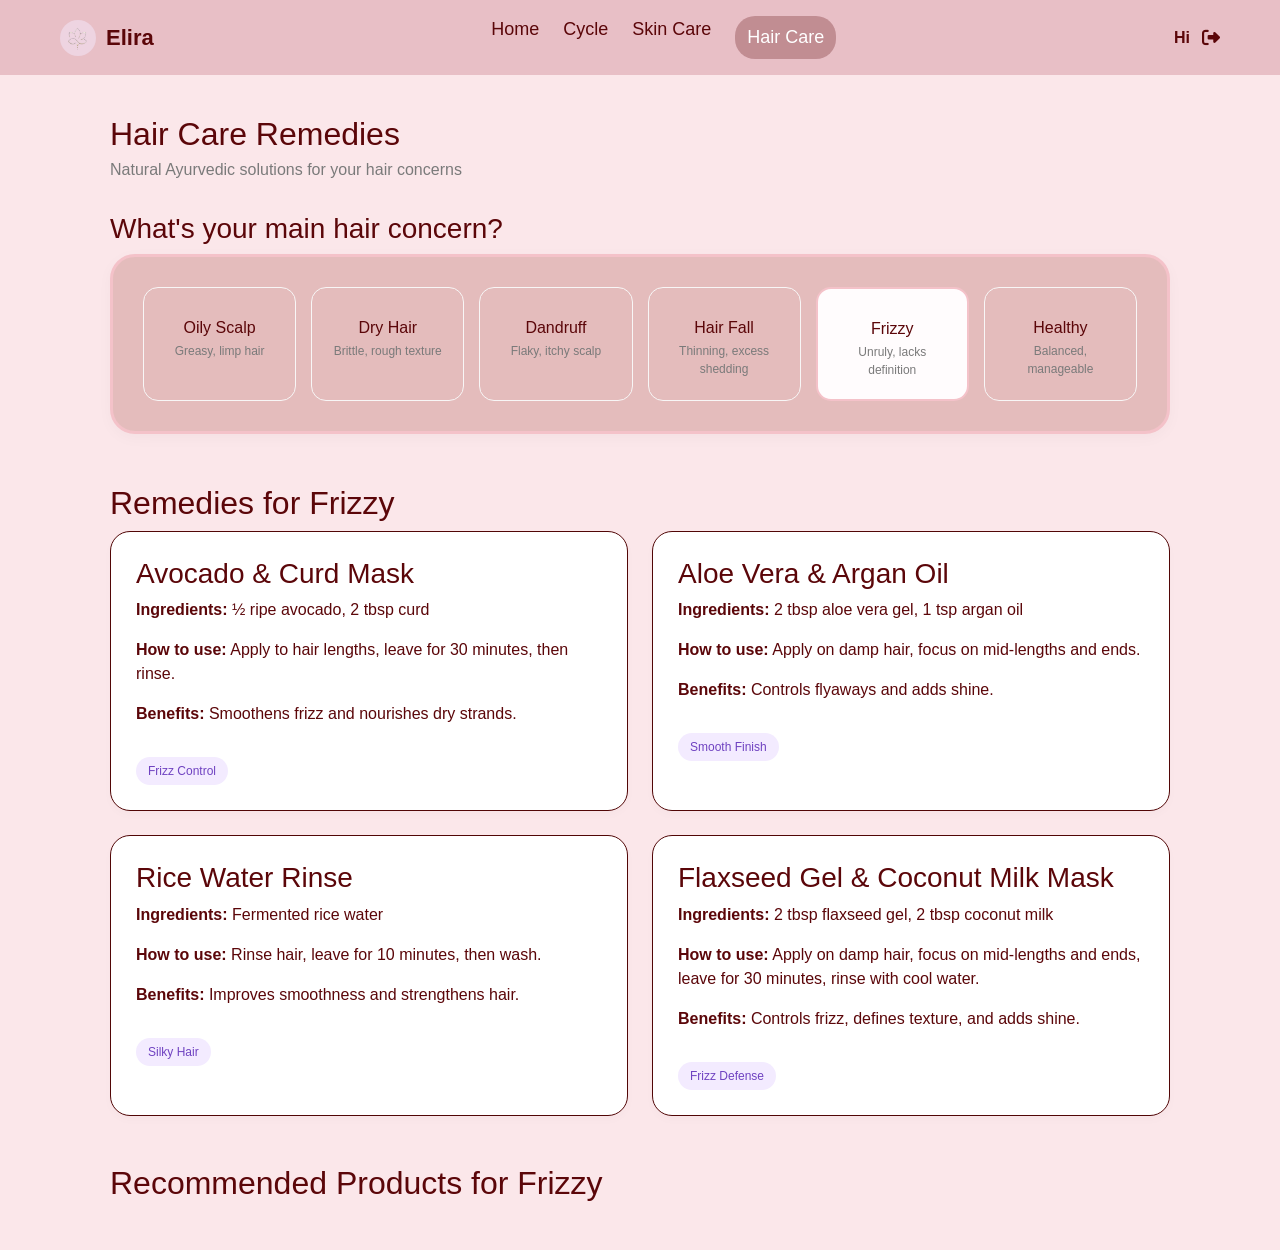
<file: personal care/haircare.html>
<!DOCTYPE html>
<html lang="en">
  <head>
    <meta charset="UTF-8" />
    <meta name="viewport" content="width=device-width, initial-scale=1.0" />
    <title>Hair Care </title>
    <link
      href="https://cdn.jsdelivr.net/npm/bootstrap@5.3.2/dist/css/bootstrap.min.css"
      rel="stylesheet"
    />
    <link rel="stylesheet" href="https://cdnjs.cloudflare.com/ajax/libs/font-awesome/6.4.0/css/all.min.css"/>
    <link rel="stylesheet" href="common.css"/>
   


    <style>
      :root {
        --primary-pink: #fdf2f4;
        --accent-pink: #f8d7da;
        --border-pink: #f4c2c9;
        --text-dark: #4a2c2a;
        --text-light: #7a7a7a;
        --white: #ffffff;
      }
      /* Main Content */
      .container {
        max-width: 1100px;
        margin: 40px auto;
        padding: 0 20px;
      }
      .hero h1 {
        font-size: 32px;
        margin-bottom: 5px;
      }
      .hero p {
        color: var(--text-light);
        margin-bottom: 30px;
      }

      /* Concern Cards */
      .concern-grid {
        display: grid;
        grid-template-columns: repeat(auto-fit, minmax(150px, 1fr));
        gap: 15px;
        background: rgb(228, 188, 188);
        padding: 30px;
        border-radius: 25px;
        box-shadow: 0 4px 15px rgba(0, 0, 0, 0.03);
        border: #f4c2c9 solid ;
      }

      .concern-card {
        border: 1px solid #f8f6f6;
        padding: 20px;
        border-radius: 15px;
        text-align: center;
        cursor: pointer;
        transition: all 0.3s ease;
      }

      .concern-card:hover {
        transform: translateY(-5px);
      }
      .concern-card.active {
        border: 2px solid var(--border-pink);
        background: #fffcfd;
      }

     
      .concern-card h4 {
        margin: 10px 0 5px;
        font-size: 16px;
      }
      .concern-card p {
        font-size: 12px;
        color: var(--text-light);
        margin: 0;
      }

      /* Recipe Section */
      .remedy-section {
        margin-top: 50px;
      }
      .recipe-grid {
       display: grid;
       grid-template-columns: repeat(2, 1fr); /* 2 items per row */
       gap: 24px;
}


      .product-grid {
       display: grid;
       grid-template-columns: repeat(2, 1fr); /* 2 items per row */
       gap: 24px;
      }


      .recipe-card {
        background: white;
        padding: 25px;
        border-radius: 20px;
        box-shadow: 0 4px 10px rgba(0, 0, 0, 0.02);
        position: relative;
        border: #510606 solid 0.3px;
      }

      .tag {
        display: inline-block;
        background: #f3ebff;
        color: #6f42c1;
        padding: 5px 12px;
        border-radius: 15px;
        font-size: 12px;
        margin-top: 15px;
      }
   


    </style>
  </head>
  <body>
   
<header class="navbar">
    <div class="logo">
        <img src="elira-logo1.jpg" alt="Elira Logo">
        <span>Elira</span>
    </div>

    <nav class="nav-links">
        <a href="home.html">Home</a>
        <a href="period.html">Cycle</a>
        <a href="skincare.html">Skin Care</a>
        <a href="haircare.html" id="selected">Hair Care</a>
    </nav>
     <div class="user-box">
  <span id="userName"><b>Hi</b></span>
  <i class="fa-solid fa-right-from-bracket logout-icon" onclick="logout()"></i>
</div>

<script src="commmon.js"></script>

</header>

    <main class="container">
      <section class="hero">
        <h1>Hair Care Remedies </h1>
        <p>Natural Ayurvedic solutions for your hair concerns</p>
      </section>

      <section class="concern-section">
        <h3>What's your main hair concern?</h3>
        <div class="concern-grid" id="concernGrid">
          <div class="concern-card" data-type="oily">
     
            <h4>Oily Scalp</h4>
            <p>Greasy, limp hair</p>
          </div>
          <div class="concern-card" data-type="dry">
            
            <h4>Dry Hair</h4>
            <p>Brittle, rough texture</p>
          </div>
          <div class="concern-card" data-type="dandruff">
          
            <h4>Dandruff</h4>
            <p>Flaky, itchy scalp</p>
          </div>
          <div class="concern-card" data-type="hairfall">
          
            <h4>Hair Fall</h4>
            <p>Thinning, excess shedding</p>
          </div>
          <div class="concern-card active" data-type="frizzy">
            <h4>Frizzy</h4>
            <p>Unruly, lacks definition</p>
          </div>
          <div class="concern-card" data-type="healthy">
            <h4>Healthy</h4>
            <p>Balanced, manageable</p>
          </div>
        </div>
      </section>

      <section class="remedy-section">
        <h2 id="remedyTitle">Remedies for Frizzy</h2>
        <div class="recipe-grid" id="recipeContainer"></div>
      </section>
      <section class="product-section mt-5">
        <h2 id="productTitle">Recommended Products for Frizzy</h2>
        <div class="product-grid" id="productContainer">
          <!-- Products will appear here dynamically -->
        </div>
      </section>
    </main>

    <script>
      const remedies = {
        oily: [
          {
            title: "Aloe Vera & Lemon Pack",
            ingredients: "2 tbsp aloe vera gel, 1 tsp lemon juice",
            howToUse:
              "Apply to scalp, leave for 20 minutes, then rinse with lukewarm water.",
            benefits:
              "Controls excess oil, unclogs pores, and refreshes the scalp.",
            tag: "Balances Sebum",
          },
          {
            title: "Multani Mitti Pack",
            ingredients: "2 tbsp multani mitti, rose water",
            howToUse:
              "Apply evenly on scalp, let it dry completely, then wash off.",
            benefits: "Absorbs excess oil and deeply cleanses the scalp.",
            tag: "Deep Cleanse",
          },
          {
            title: "Green Tea Rinse",
            ingredients: "Brewed green tea (cooled)",
            howToUse:
              "Use as a final rinse after shampooing. Do not rinse again.",
            benefits: "Reduces oiliness and helps control dandruff.",
            tag: "Oil Control",
          },

          {
            title: "Neem & Aloe Scalp Pack",
            ingredients: "2 tbsp aloe vera gel, 1 tbsp neem powder",
            howToUse: "Apply to scalp, leave for 20 minutes, rinse with lukewarm water.",
            benefits: "Controls excess oil and keeps scalp clean.",
            tag: "Oil Control"
}

        ],

        dry: [
          {
            title: "Coconut Oil & Honey Mask",
            ingredients: "2 tbsp coconut oil, 1 tbsp honey",
            howToUse:
              "Apply from mid-length to ends, leave for 30 minutes, then shampoo.",
            benefits: "Deeply moisturizes and restores natural shine.",
            tag: "Deep Moisture",
          },
          {
            title: "Banana & Milk Pack",
            ingredients: "1 ripe banana, 2 tbsp milk",
            howToUse:
              "Blend well, apply evenly, leave for 25 minutes, then rinse.",
            benefits: "Softens dry hair and reduces roughness.",
            tag: "Softening Care",
          },
          {
            title: "Egg Yolk & Olive Oil Mask",
            ingredients: "1 egg yolk, 1 tbsp olive oil",
            howToUse:
              "Apply to hair, leave for 20 minutes, wash with mild shampoo.",
            benefits: "Repairs dryness and strengthens hair strands.",
            tag: "Repair & Nourish",
          },

          {
            title: "Shea Butter & Coconut Oil Mask",
            ingredients: "1 tbsp shea butter, 2 tbsp coconut oil",
            howToUse: "Apply to hair lengths, leave for 40 minutes, then shampoo.",
            benefits: "Provides deep moisture and reduces dryness.",
           tag: "Deep Hydration"
}

        ],

        dandruff: [
          {
            title: "Curd & Lemon Pack",
            ingredients: "3 tbsp curd, 1 tsp lemon juice",
            howToUse:
              "Apply to scalp, leave for 30 minutes, then rinse and shampoo.",
            benefits: "Removes dandruff flakes and soothes itchiness.",
            tag: "Anti-Dandruff",
          },
          {
            title: "Neem Paste",
            ingredients: "Neem paste or neem powder mixed with water",
            howToUse: "Apply to scalp, leave for 20 minutes, then rinse.",
            benefits: "Prevents fungal infections and controls dandruff.",
            tag: "Scalp Detox",
          },
          {
            title: "Apple Cider Vinegar Rinse",
            ingredients: "1 tbsp ACV, 1 cup water",
            howToUse:
              "Rinse scalp after shampooing, leave for 1 minute, rinse lightly.",
            benefits: "Balances scalp pH and reduces dandruff.",
            tag: "pH Balance",
          },
          {
            title: "Tea Tree & Coconut Oil Treatment",
            ingredients: "2 tbsp coconut oil, 3–4 drops tea tree oil",
            howToUse: "Massage scalp, leave for 1 hour, then shampoo.",
            benefits: "Reduces dandruff and relieves itchiness.",
            tag: "Anti-Fungal"
}

        ],

        hairfall: [
          {
            title: "Onion Juice Treatment",
            ingredients: "Fresh onion juice",
            howToUse: "Apply to scalp, leave for 30 minutes, then shampoo.",
            benefits: "Boosts blood circulation and promotes hair growth.",
            tag: "Hair Growth",
          },
          {
            title: "Castor & Coconut Oil Massage",
            ingredients: "1 tbsp castor oil, 2 tbsp coconut oil",
            howToUse:
              "Massage gently, leave overnight or 1 hour before washing.",
            benefits: "Strengthens roots and reduces hair fall.",
            tag: "Root Strength",
          },
          {
            title: "Fenugreek (Methi) Pack",
            ingredients: "Soaked fenugreek seed paste",
            howToUse: "Apply to scalp, leave for 30 minutes, then wash.",
            benefits: "Reduces hair fall and improves hair texture.",
            tag: "Strength Boost",
          },

        {
            title: "Amla & Coconut Oil Massage",
            ingredients: "2 tbsp coconut oil, 1 tbsp amla powder",
            howToUse: "Massage into scalp, leave overnight or 1 hour before wash.",
            benefits: "Strengthens hair roots and reduces hair fall.",
            tag: "Growth Boost"
}

        ],

        frizzy: [
          {
            title: "Avocado & Curd Mask",
            ingredients: "½ ripe avocado, 2 tbsp curd",
            howToUse:
              "Apply to hair lengths, leave for 30 minutes, then rinse.",
            benefits: "Smoothens frizz and nourishes dry strands.",
            tag: "Frizz Control",
          },
          {
            title: "Aloe Vera & Argan Oil",
            ingredients: "2 tbsp aloe vera gel, 1 tsp argan oil",
            howToUse: "Apply on damp hair, focus on mid-lengths and ends.",
            benefits: "Controls flyaways and adds shine.",
            tag: "Smooth Finish",
          },
          {
            title: "Rice Water Rinse",
            ingredients: "Fermented rice water",
            howToUse: "Rinse hair, leave for 10 minutes, then wash.",
            benefits: "Improves smoothness and strengthens hair.",
            tag: "Silky Hair",
          },
          {
            title: "Flaxseed Gel & Coconut Milk Mask",
            ingredients: "2 tbsp flaxseed gel, 2 tbsp coconut milk",
            howToUse: "Apply on damp hair, focus on mid-lengths and ends, leave for 30 minutes, rinse with cool water.",
            benefits: "Controls frizz, defines texture, and adds shine.",
            tag: "Frizz Defense"
}

        ],

        healthy: [
          {
            title: "Egg & Curd Pack",
            ingredients: "1 egg, 2 tbsp curd",
            howToUse: "Apply evenly, leave for 20 minutes, then shampoo.",
            benefits: "Maintains strength and natural shine.",
            tag: "Hair Health",
          },
          {
            title: "Aloe Vera Gel Massage",
            ingredients: "Fresh aloe vera gel",
            howToUse: "Massage scalp for 15 minutes, then rinse.",
            benefits: "Keeps scalp healthy and nourished.",
            tag: "Scalp Care",
          },
          {
            title: "Oil Mix Massage",
            ingredients: "Coconut oil, almond oil, castor oil",
            howToUse: "Massage weekly, leave for at least 1 hour, then wash.",
            benefits: "Nourishes hair and supports long-term health.",
            tag: "Weekly Nourish",
          },

          {
            title: "Rose Water & Aloe Mist",
            ingredients: "3 tbsp rose water, 1 tbsp aloe vera gel",
            howToUse: "Spray on scalp and hair after wash, do not rinse.",
            benefits: "Maintains shine and keeps scalp refreshed.",
            tag: "Daily Care"
}

        ],
      };

      const products = {
        oily: [
          {
            name: "L’Oréal Paris Hyaluron Pure 72H Purifying Shampoo, For oily scalp & dry hair with salicylic and hyaluronic acid, 800 ml",
            price: "₹600",
            img: "https://m.media-amazon.com/images/I/51nj-aOh4WL.jpg",
            link: "https://amzn.in/d/e7aORMU",
          },
          {
            name: "Mildy Everyday Shampoo | Aloe Vera Enriched | Paraben-Free | Gentle Cleanser for Daily Use | Soothes Dry & Itchy Scalp | Dermatologist Recommended | 100ml",
            price: "₹173",
            img: "https://www.clinikally.com/cdn/shop/files/MildyEverydayShampooForClean_HealthyHair100ml1.jpg?v=1756274123",
            link: "https://amzn.in/d/fcz4sPh",
          },
          {
            name: "The Derma Co. Peptide- Stem Cell Hair Fall Control Shampoo | Paraben & Sulphate Free | Shampoo for Women & Men | Reduces hair fall and breakage | Improves Scalp health - 200 ml",
            price: "₹346",
            img: "https://images.thedermaco.com/catalog/product/f/o/fop_peptide_shampoo_new.jpg?auto=format&fit=contain&width=720&auto=compress?format=auto",
            link: "https://amzn.in/d/etJqf66",
          },
        ],
        dry: [
          { name: "Bare Anatomy Anti Hair Fall Shampoo | 5x Hair Fall Control & Growth|Contains Biotin Adenosine, & Peptides | Rosemary, Rice Water, Hyaluronic Acid | For All Hair Types | For Women & Men | 250ml", 
            price: "₹445",
            img: "[data-uri]" ,
            link:"https://amzn.in/d/a2z3Aag"},
          {
            name: "The Derma Co. Peptide- Stem Cell Hair Fall Control Shampoo | Paraben & Sulphate Free | Shampoo for Women & Men | Reduces hair fall and breakage | Improves Scalp health - 200 ml",
            price: "₹346",
            img: "https://images.thedermaco.com/catalog/product/f/o/fop_peptide_shampoo_new.jpg?auto=format&fit=contain&width=720&auto=compress?format=auto",
            link: "https://amzn.in/d/etJqf66",
          },
          {
            name: "L’Oréal Paris Hyaluron Pure 72H Purifying Shampoo, For oily scalp & dry hair with salicylic and hyaluronic acid, 800 ml",
            price: "₹600",
            img: "https://m.media-amazon.com/images/I/51nj-aOh4WL.jpg",
            link: "https://amzn.in/d/e7aORMU",
          },
          
        ],
        dandruff: [
          { name: "Pilgrim Australian Tea Tree Non-Drying Anti-Dandruff Shampoo 200 ml | Removes Dandruff from Source | Helps with Itching, Irritation | Strong & Smooth Hair | For Men & Women |", price: "₹228", img: "[data-uri]",link:"https://amzn.in/d/6KU8FxE" },
          { name: "Bare Anatomy Anti Dandruff Shampoo AllHair types 250ml and Chemist at Play UnderArm Roll-On with 5% AHA, Lactic Acid & 1% Mandelic Acid 40ml", price: "₹738", img: "[data-uri]" ,link:"https://amzn.in/d/4wJZDbO" },
          { name : "Mamaearth Tea Tree Anti Dandruff Shampoo, With Tea Tree & Ginger Oil, 250ml.",price: "₹236", img:"image/mamaearth.webp", link:"https://amzn.in/d/bIF19ij"}
         
        ],

        hairfall:[
          {
            name: "The Derma Co. Peptide- Stem Cell Hair Fall Control Shampoo | Paraben & Sulphate Free | Shampoo for Women & Men | Reduces hair fall and breakage | Improves Scalp health - 200 ml",
            price: "₹346",
            img: "https://images.thedermaco.com/catalog/product/f/o/fop_peptide_shampoo_new.jpg?auto=format&fit=contain&width=720&auto=compress?format=auto",
            link: "https://amzn.in/d/etJqf66",
          },
           { name: "Bare Anatomy Anti Hair Fall Shampoo | 5x Hair Fall Control & Growth|Contains Biotin Adenosine, & Peptides | Rosemary, Rice Water, Hyaluronic Acid | For All Hair Types | For Women & Men | 250ml", 
            price: "₹445",
            img: "[data-uri]" ,
            link:"https://amzn.in/d/a2z3Aag"},

            {
            name: "Mildy Everyday Shampoo | Aloe Vera Enriched | Paraben-Free | Gentle Cleanser for Daily Use | Soothes Dry & Itchy Scalp | Dermatologist Recommended | 100ml",
            price: "₹173",
            img: "https://www.clinikally.com/cdn/shop/files/MildyEverydayShampooForClean_HealthyHair100ml1.jpg?v=1756274123",
            link: "https://amzn.in/d/fcz4sPh",
          },

        ],

        frizzy: [
          { name: "Bare Anatomy Anti Hair Fall Shampoo | 5x Hair Fall Control & Growth|Contains Biotin Adenosine, & Peptides | Rosemary, Rice Water, Hyaluronic Acid | For All Hair Types | For Women & Men | 250ml", 
            price: "₹445",
            img: "[data-uri]" ,
            link:"https://amzn.in/d/a2z3Aag"},
          {
            name: "L’Oréal Paris Hyaluron Pure 72H Purifying Shampoo, For oily scalp & dry hair with salicylic and hyaluronic acid, 800 ml",
            price: "₹600",
            img: "https://m.media-amazon.com/images/I/51nj-aOh4WL.jpg",
            link: "https://amzn.in/d/e7aORMU",
          },
          {
            name: "The Derma Co. Peptide- Stem Cell Hair Fall Control Shampoo | Paraben & Sulphate Free | Shampoo for Women & Men | Reduces hair fall and breakage | Improves Scalp health - 200 ml",
            price: "₹346",
            img: "https://images.thedermaco.com/catalog/product/f/o/fop_peptide_shampoo_new.jpg?auto=format&fit=contain&width=720&auto=compress?format=auto",
            link: "https://amzn.in/d/etJqf66",
          },
         
        ],
        healthy: [
        {
            name: "L’Oréal Paris Hyaluron Pure 72H Purifying Shampoo, For oily scalp & dry hair with salicylic and hyaluronic acid, 800 ml",
            price: "₹600",
            img: "https://m.media-amazon.com/images/I/51nj-aOh4WL.jpg",
            link: "https://amzn.in/d/e7aORMU",
          },
          {
            name: "Mildy Everyday Shampoo | Aloe Vera Enriched | Paraben-Free | Gentle Cleanser for Daily Use | Soothes Dry & Itchy Scalp | Dermatologist Recommended | 100ml",
            price: "₹173",
            img: "https://www.clinikally.com/cdn/shop/files/MildyEverydayShampooForClean_HealthyHair100ml1.jpg?v=1756274123",
            link: "https://amzn.in/d/fcz4sPh",
          },
           { name: "Bare Anatomy Anti Hair Fall Shampoo | 5x Hair Fall Control & Growth|Contains Biotin Adenosine, & Peptides | Rosemary, Rice Water, Hyaluronic Acid | For All Hair Types | For Women & Men | 250ml", 
            price: "₹445",
            img: "[data-uri]" ,
            link:"https://amzn.in/d/a2z3Aag"},
        ],
      };

      const productContainer = document.getElementById("productContainer");
      const productTitle = document.getElementById("productTitle");

      function renderProducts(type) {
        productContainer.innerHTML = "";
        productTitle.textContent = `Recommended Products for ${
          type.charAt(0).toUpperCase() + type.slice(1)
        }`;

        products[type].forEach((product) => {
          productContainer.innerHTML += `
      <div class="col">
        <div class="card mb-3" style="max-width: 540px;">
          <div class="row g-0">
            <div class="col-md-4">
              <img src="${product.img}" class="img-fluid rounded-start" alt="${product.name}">
            </div>
            <div class="col-md-8">
              <div class="card-body">
                <h5 class="card-title">${product.name}</h5>
                <p class="card-text"><strong>${product.price}</strong></p>
                <a href="${product.link}" target="_blank" class="btn btn-sm btn-primary">Buy Now</a>
              </div>
            </div>
          </div>
        </div>
      </div>
    `;
        });
      }

      const cards = document.querySelectorAll(".concern-card");
      const recipeContainer = document.getElementById("recipeContainer");
      const remedyTitle = document.getElementById("remedyTitle");

      function renderRecipes(type) {
        recipeContainer.innerHTML = "";
        remedyTitle.textContent = `Remedies for ${
          type.charAt(0).toUpperCase() + type.slice(1)
        }`;

        remedies[type].forEach((recipe) => {
          recipeContainer.innerHTML += `
      <div class="recipe-card">
        <h3>${recipe.title}</h3>
        <p><strong>Ingredients:</strong> ${recipe.ingredients}</p>
        <p><strong>How to use:</strong> ${recipe.howToUse}</p>
        <p><strong>Benefits:</strong> ${recipe.benefits}</p>
        <span class="tag"> ${recipe.tag}</span>
      </div>
    `;
        });
      }

      cards.forEach((card) => {
        card.addEventListener("click", () => {
          cards.forEach((c) => c.classList.remove("active"));
          card.classList.add("active");

          const type = card.dataset.type;
          renderRecipes(type);
          renderProducts(type);
        });
      });

      // Load default (Frizzy)
      renderRecipes("frizzy");


    </script>
  </body>
</html>
</file>
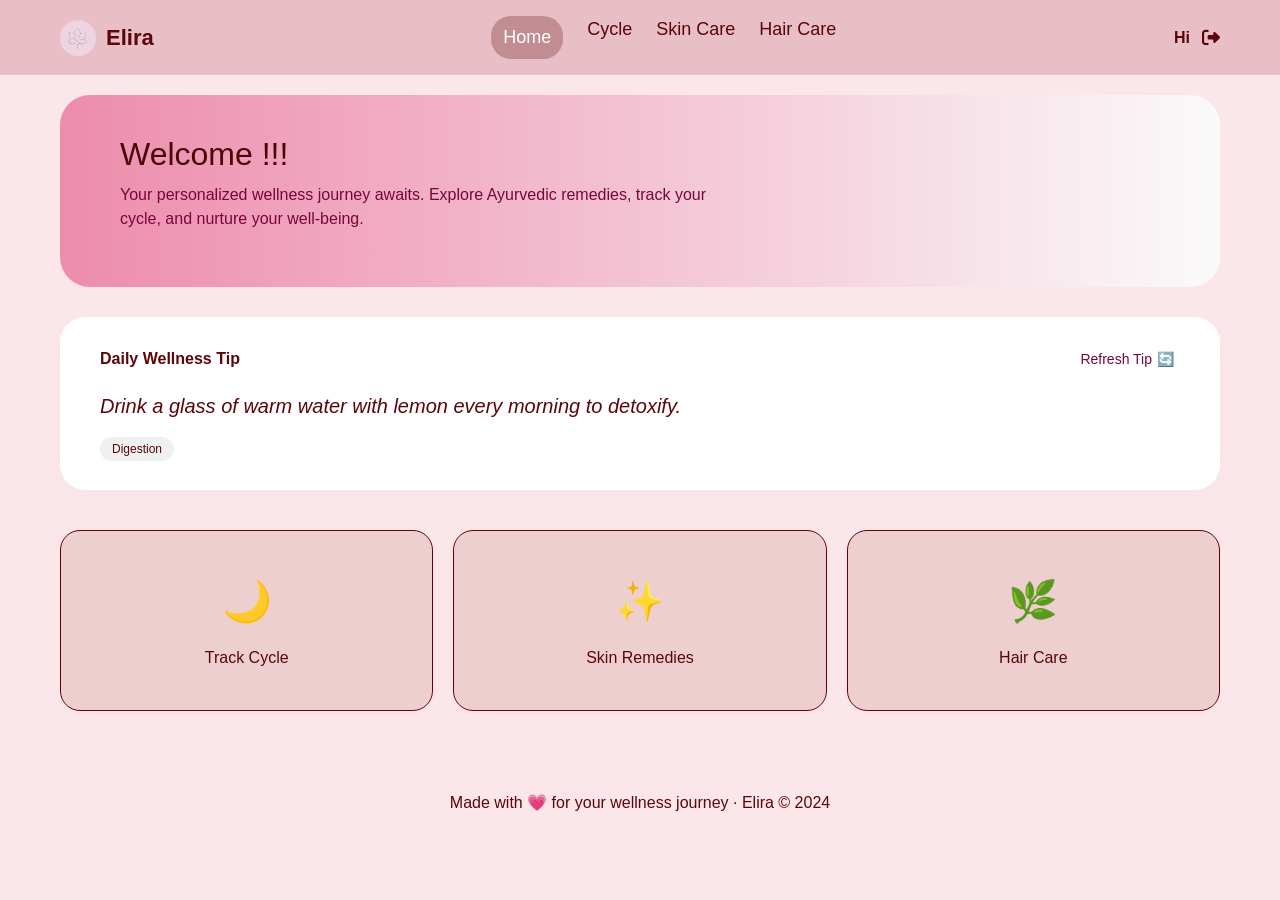
<file: personal care/home.html>
<!DOCTYPE html>
<html lang="en">
<head>
    <meta charset="UTF-8">
    <meta name="viewport" content="width=device-width, initial-scale=1.0">
    <title>Home</title>
  <link href="https://cdn.jsdelivr.net/npm/bootstrap@5.3.2/dist/css/bootstrap.min.css" rel="stylesheet"/>
  <link rel="stylesheet" href="https://cdnjs.cloudflare.com/ajax/libs/font-awesome/6.4.0/css/all.min.css"/>
  <link rel="stylesheet" href="common.css"/>
    <style>
    :root {
    --bg-pink: #f3d9de;
    --hero-gradient: linear-gradient(90deg, #ed8cac 0%, #fafafa 100%);
    --text-main: #5b0609;
    --text-muted: #78063d;
}



.logo span { color: #65000f }



.container { max-width: 1200px; margin: 0 auto; padding: 20px; }


.hero-banner {
    background: var(--hero-gradient);
    padding: 40px 60px;
    border-radius: 30px;
    margin-bottom: 30px;
}
.hero-banner h1 { font-size: 32px; margin: 0 0 10px 0; color: #4a0606; }
.hero-banner p { font-size: 16px; color: var(--text-muted); max-width: 600px; }

.tip-container {
    background: white;
    border-radius: 25px;
    padding: 30px 40px;
    box-shadow: 0 4px 20px rgba(0,0,0,0.02);
    margin-bottom: 40px;
}

.tip-header {
    display: flex;
    justify-content: space-between;
    align-items: center;
    margin-bottom: 20px;
}

.tip-label { display: flex; align-items: center; gap: 10px; }
.tip-icon { background: #fff5e6; padding: 8px; border-radius: 50%; }

.refresh-btn {
    background: none;
    border: none;
    color: var(--text-muted);
    cursor: pointer;
    font-size: 14px;
    display: flex;
    align-items: center;
    gap: 5px;
}

.tip-content p { font-size: 20px; font-style: italic; margin-bottom: 15px; }
.tip-tag { background: #f0f0f0; padding: 5px 12px; border-radius: 15px; font-size: 12px; }


.nav-grid {
    display: grid;
    grid-template-columns: repeat(auto-fit, minmax(200px, 1fr));
    gap: 20px;

}

.nav-card {
    background: rgb(238, 207, 207);
    padding: 40px 20px;
    border-radius: 20px;
    text-align: center;
    box-shadow: 0 2px 10px rgba(0,0,0,0.02);
    cursor: pointer;
    transition: transform 0.2s;
    border: #65000f solid 0.2px;
}

.nav-card:hover { transform: translateY(-5px); }
.nav-icon { font-size: 40px; margin-bottom: 15px; }
.nav-card { font-weight: 500; color: #3d0202;text-decoration: none; }
.hh{text-decoration: none;}


    </style>
</head>
<body>

<header class="navbar">
    <div class="logo">
        <img src="elira-logo1.jpg" alt="Elira Logo">
        <span style="color:#5b0609">Elira</span>
    </div>

    <nav class="nav-links">
        <a href="home.html" id="selected" >Home</a>
        <a href="period.html">Cycle</a>
        <a href="skincare.html">Skin Care</a>
        <a href="haircare.html">Hair Care</a>
    </nav>
     <div class="user-box">
  <span id="userName"><b>Hi</b></span>
  <i class="fa-solid fa-right-from-bracket logout-icon" onclick="logout()"></i>
</div>

<script src="commmon.js"></script>

</header>


    <main class="container">
        <section class="hero-banner">
            <h1>Welcome !!!</h1>
            <p>Your personalized wellness journey awaits. Explore Ayurvedic remedies, track your cycle, and nurture your well-being.</p>
        </section>

        <section class="tip-container">
            <div class="tip-header">
                <div class="tip-label">
                    
                    <strong>Daily Wellness Tip</strong>
                </div>
                <button onclick="generateTip()" class="refresh-btn">
                    Refresh Tip <span class="sync-icon">🔄</span>
                </button>
            </div>
            
            <div class="tip-content">
                <p id="tipText">"Massage your feet with warm sesame oil before bed for restful sleep."</p>
                <span class="tip-tag" id="tipTag"> Sleep</span>
            </div>
        </section>

        <section class="nav-grid">
            <div class="nav-card">
                <div class="nav-icon">🌙</div>
                <a href="periodcare.html">Track Cycle</a>
            </div>
            <div class="nav-card">
                <div class="nav-icon">✨</div>
                <a href="skincare.html "> Skin Remedies </a>
            </div>
            <div class="nav-card">
                <div class="nav-icon">🌿</div>
                <a href="haircare.html" class="hh">Hair Care</a>
            </div>

        </section>
    </main>
    <footer>
  Made with 💗 for your wellness journey · Elira © 2024
</footer>

    <script>
        const wellnessTips = [
    { text: "Massage your feet with warm sesame oil before bed for restful sleep.", tag: "Sleep" },
    { text: "Drink a glass of warm water with lemon every morning to detoxify.", tag: "Digestion" },
    { text: "Add a pinch of turmeric to your milk to boost your immunity naturally.", tag: "Immunity" },
    { text: "Take 5 minutes for deep belly breathing when you feel stressed.", tag: "Stress Relief" },
    { text: "Dry brush your skin before showering to improve blood circulation.", tag: "Skin Health" },
    { text: "Chew a few fennel seeds after meals to aid digestion and prevent bloating.", tag: "Gut Health" }
];

function generateTip() {
    const tipTextElement = document.getElementById('tipText');
    const tipTagElement = document.getElementById('tipTag');

    const randomIndex = Math.floor(Math.random() * wellnessTips.length);
    const randomTip = wellnessTips[randomIndex];

    tipTextElement.style.opacity = 0;

    setTimeout(() => {
        tipTextElement.innerText = randomTip.text;
        tipTagElement.innerText = randomTip.tag;
        tipTextElement.style.opacity = 1;
    }, 200);
}


// Ensure opacity transition works
document.getElementById('tipText').style.transition = "opacity 0.3s ease";

// Initialize with a tip on load
window.onload = generateTip;
    </script>
</body>
</html>
</file>
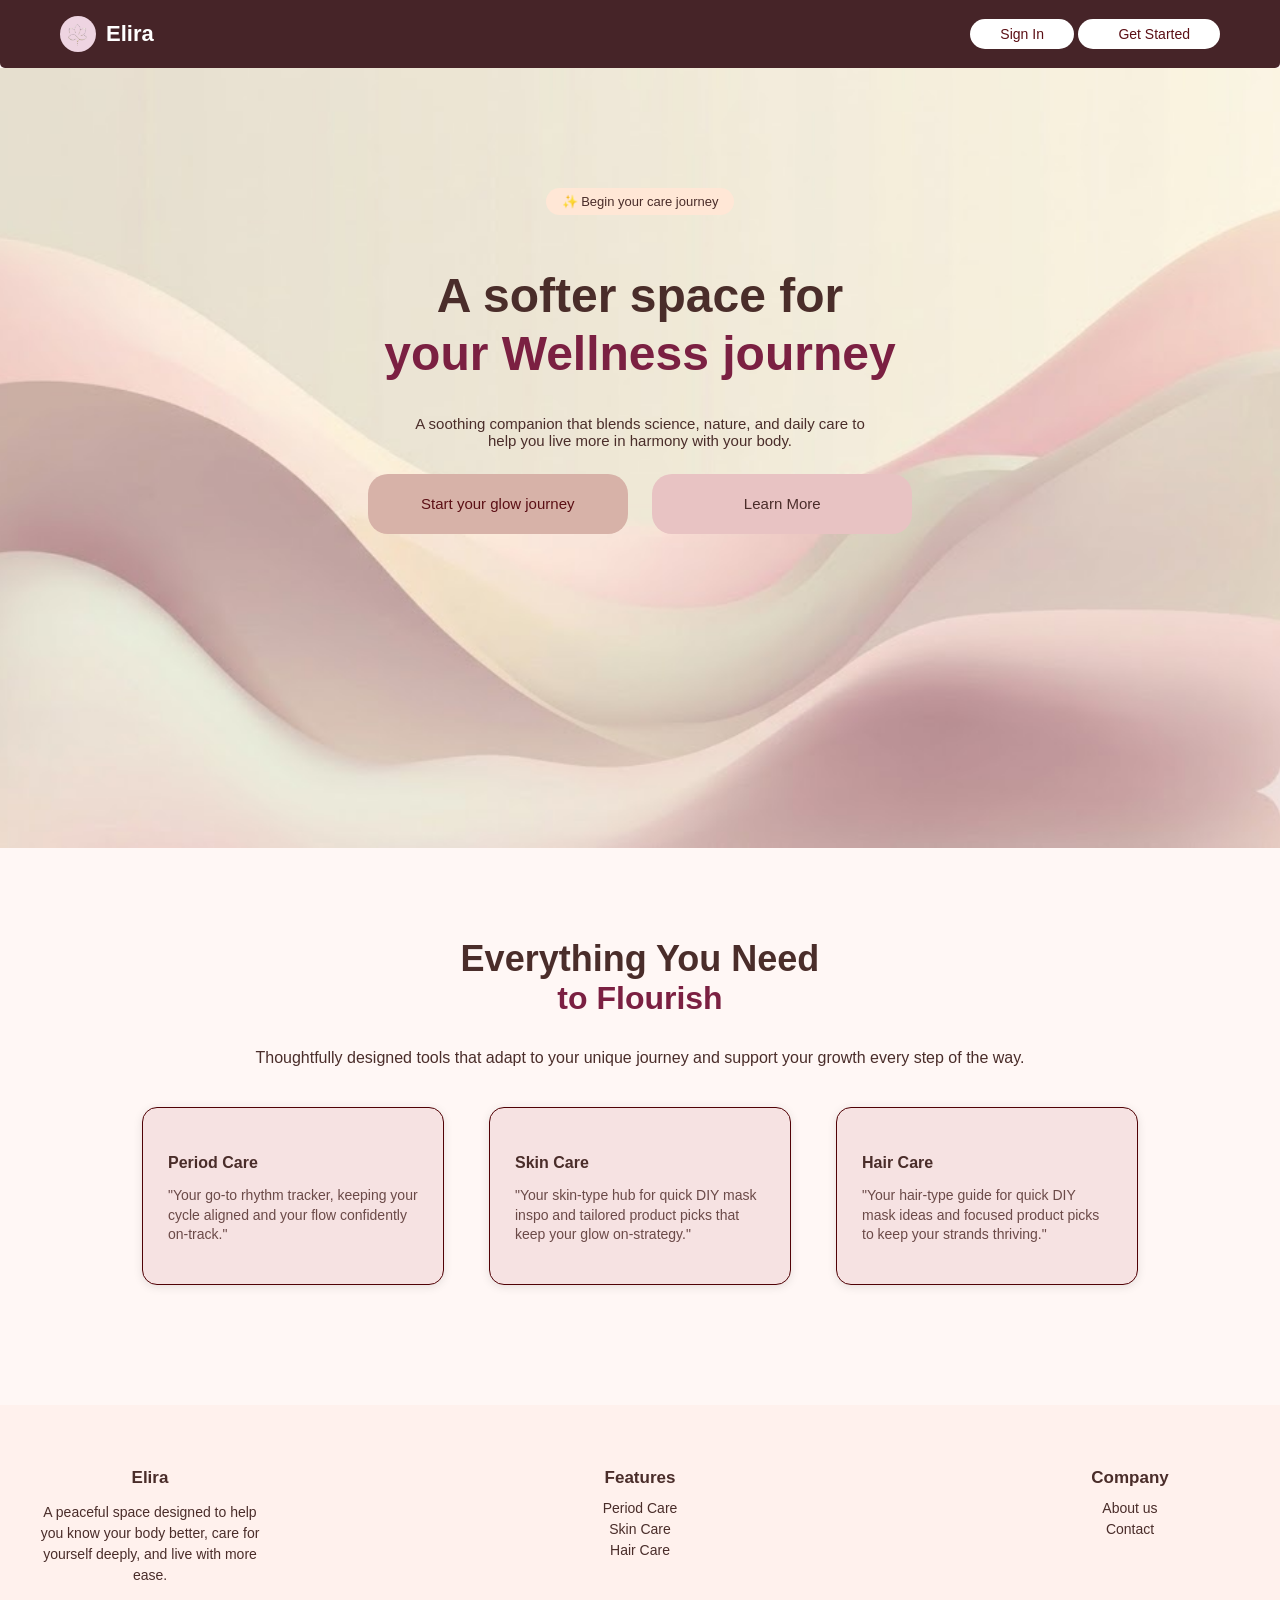
<file: personal care/landing.html>
<!DOCTYPE html>
<html lang="en">
<head>
  <meta charset="UTF-8" />
  <meta name="viewport" content="width=device-width, initial-scale=1.0" />
  <title>Elira</title>
  <link rel="stylesheet" href="https://cdnjs.cloudflare.com/ajax/libs/font-awesome/6.4.0/css/all.min.css"/>
    <link rel="stylesheet" href="common.css">
  <style>
    body {
      margin: 0;
      font-family: 'Poppins', sans-serif;
      background: #fff7f5;
      color: #4a2d2a;
    }

    img{
        height: 50px;
        width:50px;
        border-radius:50%;

    }

    /* Navbar */
    .navbar{
      background-color: #462428;
      border-radius: 0 0 5px 5px;
    }
   

    .navbar button, .navbar a {
      background: white;
      color: #5b0f15;
      padding: 7px 15px;
      border-radius: 20px;
      font-size: 14px;
      border: none;
      cursor: pointer;
      text-decoration: none;
    }
    a{
        text-decoration:none;
        color:#5b0f15;
    }

    /* Hero Section */
    .hero {
      background: url('elira-bg.jpg') center/cover no-repeat;
      height:60vh;
      padding: 120px 40px;
      text-align: center;
      background-size: cover;
    }

    .tag {
      display: inline-block;
      background: #ffe7d6;
      padding: 6px 16px;
      border-radius: 20px;
      font-size: 13px;
      margin-bottom: 20px;
    }

    .hero h1 {
      font-size: 48px;
      font-weight: 600;
      line-height: 1.2;
    }

    .hero p {
      max-width: 480px;
      margin: 15px auto;
      font-size: 15px;
    }

    .hero .btns button {
      padding: 12px 22px;
      border-radius: 20px;
      border: none;
      margin: 10px;
      cursor: pointer;
      font-size: 15px;
    }

    .primary-btn {
      background: #d7b2a8;
      color: #4a2d2a;
      height:60px;
      width:260px;
      transition: all 0.5s ease;
    }

    .primary-btn:hover{
    transform: scale(1.1);
}

    .outline-btn {
      background: #e8c3c3;
      color: #4a2d2a;
      height:60px;
      width:260px;
      transition: all 0.5s ease;
    }

    .outline-btn:hover{
        transform: scale(1.1);
    }
    .section {
      padding: 60px 30px;
      text-align: center;
    }

    .section h2 {
      font-size: 36px;
      margin-bottom: 10px;
    }

    .section h3 {
      color: #7b2042;
      font-size: 32px;
      margin-top: -10px;
    }

    .cards {
      display: flex;
      justify-content: center;
      gap: 45px;
      margin-top: 40px;
      flex-wrap: wrap;
      transition: transform 0.5s ease;
      box-shadow: black ; 
      /* background-color: bisque; */
    }

    .card:hover{
        transform:scale(1.1);
       
    }

    .card {
      background: rgb(246, 226, 226);
      padding: 25px;
      width: 250px;
      border-radius: 15px;
      box-shadow: 0 2px 10px rgba(0,0,0,0.1);
      text-align: left;
       border: rgb(81, 2, 6) solid 1.5px;
    }

    .card h4 {
      margin-bottom: 8px;
    }

    .card p {
      font-size: 14px;
      color: #6b4a48;
      line-height: 1.4;
    }

    /* Footer */
    footer {
      background: #fff1ed;
      padding: 40px;
      display: flex;
      justify-content: space-between;
      flex-wrap: wrap;
    }

    footer .column {
      width: 220px;
    }

    footer h4 {
      font-size: 17px;
      margin-bottom: 10px;
    }

    footer p, footer a {
      font-size: 14px;
      color: #4a2d2a;
      text-decoration: none;
      line-height: 1.5;
      display: block;
    }

    #sign:hover{
        transform: scale(1.1);
    }

    #sign{
        transition: all 0.5s ease;
    }

        #start:hover{
        transform: scale(1.1);
    }

    #start{
        transition: all 0.5s ease;
        margin-left:10px;
    }

    .head{
        gap:45px;
        /* padding:30px; */
    }
    

  </style>
</head>

<body>

  <!-- NAVBAR -->
   <header class="navbar">
    <div class="logo">
        <img src="elira-logo1.jpg" alt="Elira Logo">
        <span style="color:white">Elira</span>
    </div>
    <div class="head">
        <a href="login.html"><button id="sign">Sign In</button></a>
        <a href="login.html"><button id="start">Get Started</button></a>


<script src="commmon.js"></script>

</header>
  

  <!-- HERO SECTION -->
  <div class="hero">
    <div class="tag">✨ Begin your care journey</div>
    <h1>A softer space for<br><span style="color:#7b2042">your Wellness journey</span></h1>
    <p>A soothing companion that blends science, nature, and daily care to help you live more in harmony with your body.</p>

    <div class="btns">
      <button class="primary-btn"><a href="login.html">Start your glow journey</a></button>
      <button class="outline-btn">Learn More</button>
    </div>
  </div>

  <!-- FLOURISH SECTION -->
  <div class="section">
    <h2>Everything You Need</h2>
    <h3>to Flourish</h3>
    <p>Thoughtfully designed tools that adapt to your unique journey and support your growth every step of the way.</p>

    <div class="cards">
      <div class="card">
        <h4>Period Care</h4>
        <p>"Your go-to rhythm tracker, keeping your cycle aligned and your flow confidently on-track."</p>
      </div>

      <div class="card">
        <h4>Skin Care</h4>
        <p>"Your skin-type hub for quick DIY mask inspo and tailored product picks that keep your glow on-strategy."</p>
      </div>

      <div class="card">
        <h4>Hair Care</h4>
        <p>"Your hair-type guide for quick DIY mask ideas and focused product picks to keep your strands thriving."</p>
      </div>
    </div>
  </div>

  <!-- FOOTER -->
  <footer>
    <div class="column">
      <h4>Elira</h4>
      <p>A peaceful space designed to help you know your body better, care for yourself deeply, and live with more ease.</p>
    </div>

    <div class="column">
      <h4>Features</h4>
      <a href="#">Period Care</a>
      <a href="#">Skin Care</a>
      <a href="#">Hair Care</a>
    </div>

    <div class="column">
      <h4>Company</h4>
      <a href="#">About us</a>
      <a href="#">Contact</a>
    </div>
  </footer>

</body>
</html>
</file>
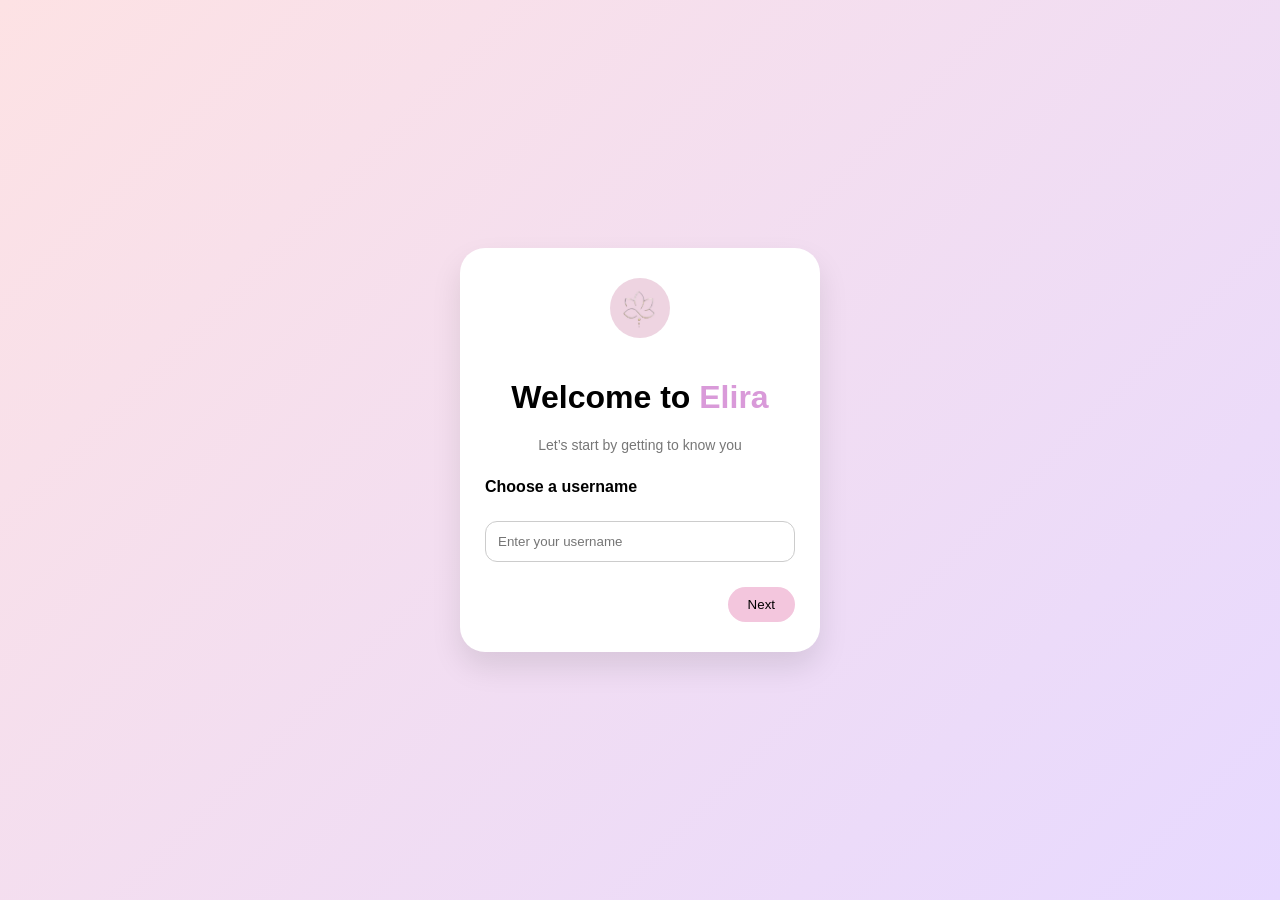
<file: personal care/login.html>
<!DOCTYPE html>
<html lang="en">
<head>
  <meta charset="UTF-8">
  <title>Elira</title>
  <meta name="viewport" content="width=device-width, initial-scale=1.0">
  <script src="commmon.js"></script>

  <style>
    * {
      box-sizing: border-box;
      font-family: Arial, sans-serif;
    }

    body {
      margin: 0;
      min-height: 100vh;
      background: linear-gradient(135deg, #fde2e4, #e7d9ff);
      display: flex;
      justify-content: center;
      align-items: center;
    }

    .card {
      background: #fff;
      width: 360px;
      padding: 30px 25px;
      border-radius: 25px;
      text-align: center;
      box-shadow: 0 15px 30px rgba(0,0,0,0.1);
    }

    img {
      width: 60px;
      height: 60px;
      background: #fde2e4;
      border-radius: 50%;
      margin-bottom: 15px;
    }

    h1 span {
      color: #d99ad9;
    }

    .subtitle {
      font-size: 14px;
      color: #777;
      margin-bottom: 25px;
    }

    .question {
      text-align: left;
      font-weight: bold;
      margin-bottom: 15px;
    }

    input {
      width: 100%;
      padding: 12px;
      border-radius: 12px;
      border: 1px solid #ccc;
      margin-top: 10px;
    }

    .buttons {
      display: flex;
      justify-content: space-between;
      margin-top: 25px;
    }

    button {
      padding: 10px 20px;
      border-radius: 25px;
      border: none;
      cursor: pointer;
      background: #f3c6dd;
    }

    .hidden {
      display: none;
    }
  </style>
</head>

<body>

<!-- PAGE 0 : USERNAME -->
<div class="card" id="page0">
  <img src="elira-logo1.jpg" alt="Elira">
  <h1>Welcome to <span>Elira</span></h1>
  <div class="subtitle">Let’s start by getting to know you</div>

  <div class="question">Choose a username</div>
  <input type="text" id="username" placeholder="Enter your username">

  <div class="buttons">
    <div></div>
    <button onclick="goToAge()">Next</button>
  </div>
</div>

<!-- PAGE 1 : AGE -->
<div class="card hidden" id="page1">
  <h1>Select <span>Your Age</span></h1>
  <input type="number" id="age" placeholder="Enter your age">

  <div class="buttons">
    <button onclick="goBackToUsername()">Back</button>
    <button onclick="finish()" >Continue</button>
  </div>
</div>



</body>
</html>
</file>
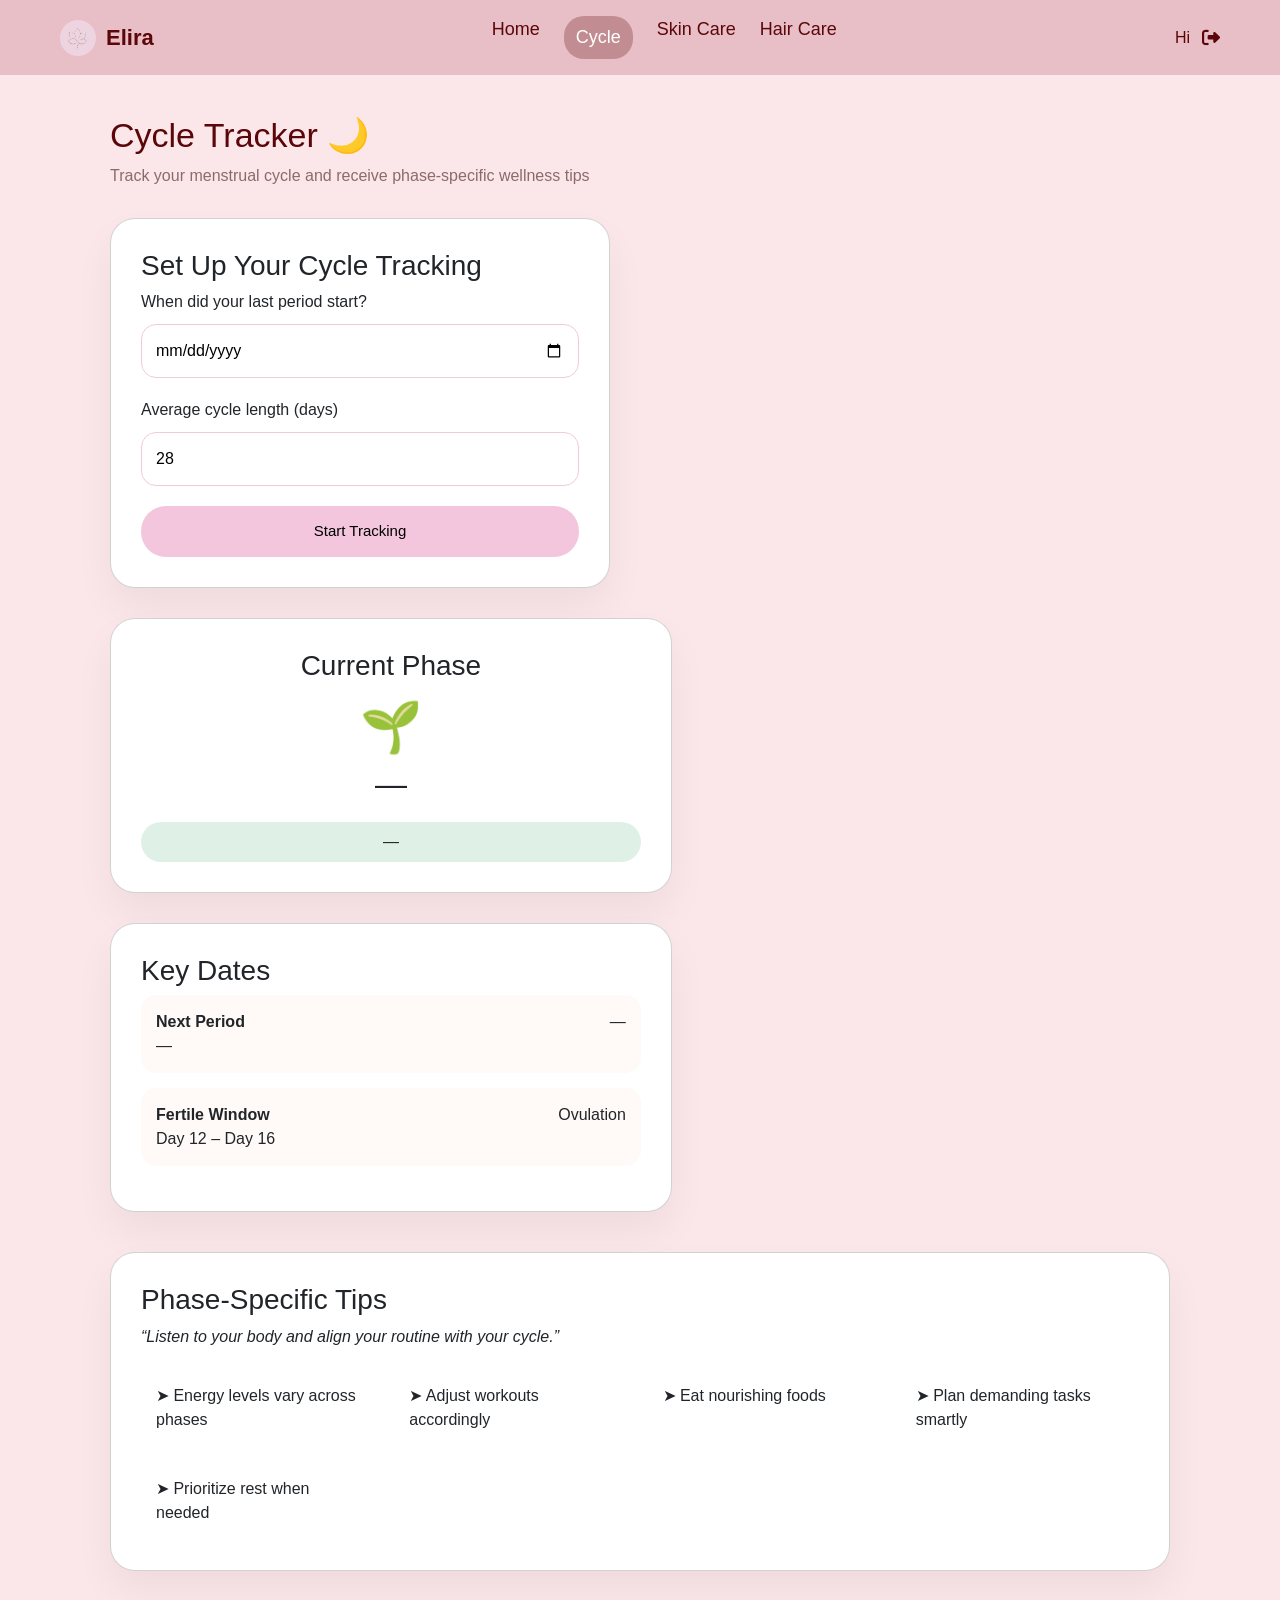
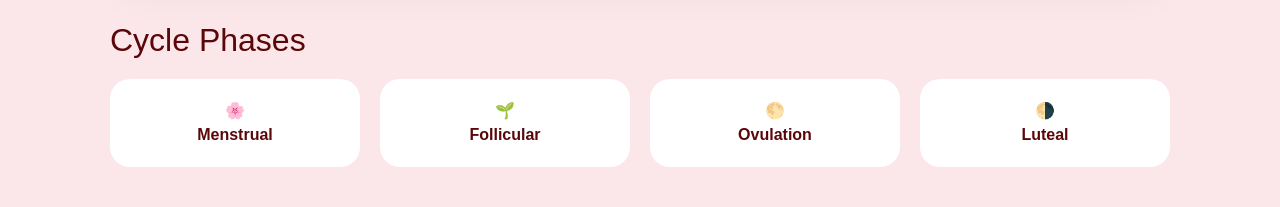
<file: personal care/period.html>
<!DOCTYPE html>
<html lang="en">
<head>
<meta charset="UTF-8">
<title>HerHarmony – Cycle Tracker</title>
<meta name="viewport" content="width=device-width, initial-scale=1.0">
<link href="https://cdn.jsdelivr.net/npm/bootstrap@5.3.2/dist/css/bootstrap.min.css" rel="stylesheet"/>
  <link rel="stylesheet" href="https://cdnjs.cloudflare.com/ajax/libs/font-awesome/6.4.0/css/all.min.css"/>
  <link rel="stylesheet" href="common.css"/>

<style>
/* MAIN */
.container {
    padding: 40px;
}

h1 {
    font-size: 34px;
}

.subtitle {
    color: #8c6a6a;
    margin-bottom: 30px;
}

/* CARD */
.card {
    background: #fff;
    border-radius: 25px;
    padding: 30px;
    box-shadow: 0 20px 40px rgba(0,0,0,0.05);
}

.grid {
    display: grid;
    grid-template-columns: 1.2fr 1fr;
    gap: 30px;
    margin-top: 30px;
}




input {
    width: 100%;
    padding: 14px;
    border-radius: 15px;
    border: 1px solid #f1cbd7;
    margin: 10px 0 20px;
}

button {
    width: 100%;
    padding: 14px;
    border-radius: 25px;
    border: none;
    background: #f3c6dd;
    font-size: 15px;
    cursor: pointer;
}

/* CURRENT PHASE */
.phase-box {
    text-align: center;
}
.phase-badge {
    background: #dff1e6;
    padding: 8px 18px;
    border-radius: 20px;
    display: inline-block;
    margin-top: 10px;
}

/* KEY DATES */
.key-item {
    background: #fffaf7;
    padding: 15px;
    border-radius: 15px;
    margin-bottom: 15px;
    display: flex;
    justify-content: space-between;
}

/* TIPS */
.tips {
    margin-top: 40px;
}
.tip-grid {
    display: grid;
    grid-template-columns: repeat(auto-fit, minmax(220px, 1fr));
    gap: 15px;
    margin-top: 20px;
}
.tip {
    background: #fff;
    padding: 15px;
    border-radius: 15px;
}

/* PHASES */
.phases {
    margin-top: 50px;
}
.phase-row {
    display: grid;
    grid-template-columns: repeat(4, 1fr);
    gap: 20px;
    margin-top: 20px;
}
.phase-card {
    background: #fff;
    border-radius: 20px;
    padding: 20px;
    text-align: center;
}
.phase-card.active {
    background: #fde2e4;
}


</style>
</head>

<body>

<!-- NAVBAR -->
<header class="navbar">
  <div class="logo">
    <img src="elira-logo1.jpg" alt="logo">
    <span>Elira</span>
  </div>

  <nav class="nav-links">
    <a href="home.html">Home</a>
    <a href="period.html" id="selected">Cycle</a>
    <a href="skincare.html">Skin Care</a>
    <a href="haircare.html">Hair Care</a>
  </nav>

  <div class="user-box">
    <span id="userName">Hi</span>
    <i class="fa-solid fa-right-from-bracket logout-icon" onclick="logout()"></i>
    <script src="commmon.js"></script>
  </div>
</header>

<!-- MAIN -->
<div class="container">

<h1>Cycle Tracker 🌙</h1>
<div class="subtitle">
Track your menstrual cycle and receive phase-specific wellness tips
</div>

<!-- SETUP -->
<div class="card" style="max-width:500px;">
    <h3>Set Up Your Cycle Tracking</h3>

    <label>When did your last period start?</label>
    <input type="date" id="lastPeriod">

    <label>Average cycle length (days)</label>
    <input type="number" id="cycleLength" value="28">

    <button onclick="startTracking()">Start Tracking</button>
</div>

<!-- GRID -->
<div class="grid">

<!-- CURRENT PHASE -->
<div class="card phase-box">
    <h3>Current Phase</h3>
    <div style="font-size:50px;" id="phaseIcon">🌱</div>
    <h2 id="phaseName">—</h2>
    <div class="phase-badge" id="cycleDay">—</div>
</div>

<br>

 <div id="menstrualVideo" class="card" style="display:none; margin-top:30px;">
    <h3 style="text-align:center;">Gentle Care for Your Menstrual Days 🌸</h3>
    <p style="text-align:center; color:#8c6a6a;">
        Ease cramps, relax your body, and give yourself the rest you deserve.
    </p>
        <iframe width="500" height="315" src="https://www.youtube.com/embed/rDpzP6wQOEs?si=0b1GFTR5S4MVLvAV" title="YouTube video player" frameborder="0" allow="accelerometer; autoplay; clipboard-write; encrypted-media; gyroscope; picture-in-picture; web-share" referrerpolicy="strict-origin-when-cross-origin" allowfullscreen></iframe>
    </div>  
<!-- KEY DATES -->
<div class="card">
    <h3>Key Dates</h3>

    <div class="key-item">
        <div>
            <strong>Next Period</strong><br>
            <span id="nextPeriod">—</span>
        </div>
        <div id="daysLeft">—</div>
    </div>

    <div class="key-item">
        <div>
            <strong>Fertile Window</strong><br>
            Day 12 – Day 16
        </div>
        <div>Ovulation</div>
    </div>
</div>



</div>


<!-- TIPS -->
<div class="card tips">
<h3>Phase-Specific Tips</h3>
<em>“Listen to your body and align your routine with your cycle.”</em>

<div class="tip-grid">
    <div class="tip">➤ Energy levels vary across phases</div>
    <div class="tip">➤ Adjust workouts accordingly</div>
    <div class="tip">➤ Eat nourishing foods</div>
    <div class="tip">➤ Plan demanding tasks smartly</div>
    <div class="tip">➤ Prioritize rest when needed</div>
</div>
</div>




<!-- PHASES -->
<div class="phases">
<h2>Cycle Phases</h2>

<div class="phase-row">
    <div class="phase-card" id="menstrual">🌸<br><strong>Menstrual</strong></div>
    <div class="phase-card" id="follicular">🌱<br><strong>Follicular</strong></div>
    <div class="phase-card" id="ovulation">🌕<br><strong>Ovulation</strong></div>
    <div class="phase-card" id="luteal">🌗<br><strong>Luteal</strong></div>
</div>
</div>

</div>

<script>
function startTracking() {

    const lastPeriod = new Date(document.getElementById("lastPeriod").value);
    const cycleLength = parseInt(document.getElementById("cycleLength").value);

    if (isNaN(lastPeriod) || isNaN(cycleLength)) {
        alert("Please enter valid details");
        return;
    }

    const today = new Date();
    const diffDays = Math.floor((today - lastPeriod) / (1000 * 60 * 60 * 24)) + 1;

    let phase = "";
    let icon = "";
    let activeId = "";

    const video = document.getElementById("menstrualVideo");
video.style.display = "none"; // hide every time


    if (diffDays <= 5) {
        phase = "Menstrual Phase";
        icon = "🌸";
        activeId = "menstrual";
        video.style.display="block";
    } 
    else if (diffDays <= 13) {
        phase = "Follicular Phase";
        icon = "🌱";
        activeId = "follicular";
    } 
    else if (diffDays === 14) {
        phase = "Ovulation Phase";
        icon = "🌕";
        activeId = "ovulation";
    } 
    else {
        phase = "Luteal Phase";
        icon = "🌗";
        activeId = "luteal";
    }

    // Next period
    const nextPeriod = new Date(lastPeriod);
    nextPeriod.setDate(lastPeriod.getDate() + cycleLength);

    const daysLeft = Math.ceil((nextPeriod - today) / (1000 * 60 * 60 * 24));

    // Update UI
    document.getElementById("phaseName").innerText = phase;
    document.getElementById("phaseIcon").innerText = icon;
    document.getElementById("cycleDay").innerText = "Day " + diffDays + " of your cycle";
    document.getElementById("nextPeriod").innerText = nextPeriod.toDateString();
    document.getElementById("daysLeft").innerText = "In " + daysLeft + " days";

    // Highlight phase
    document.querySelectorAll(".phase-card").forEach(card => {
        card.classList.remove("active");
    });
    document.getElementById(activeId).classList.add("active");

}
</script>

</body>
</html>
</file>
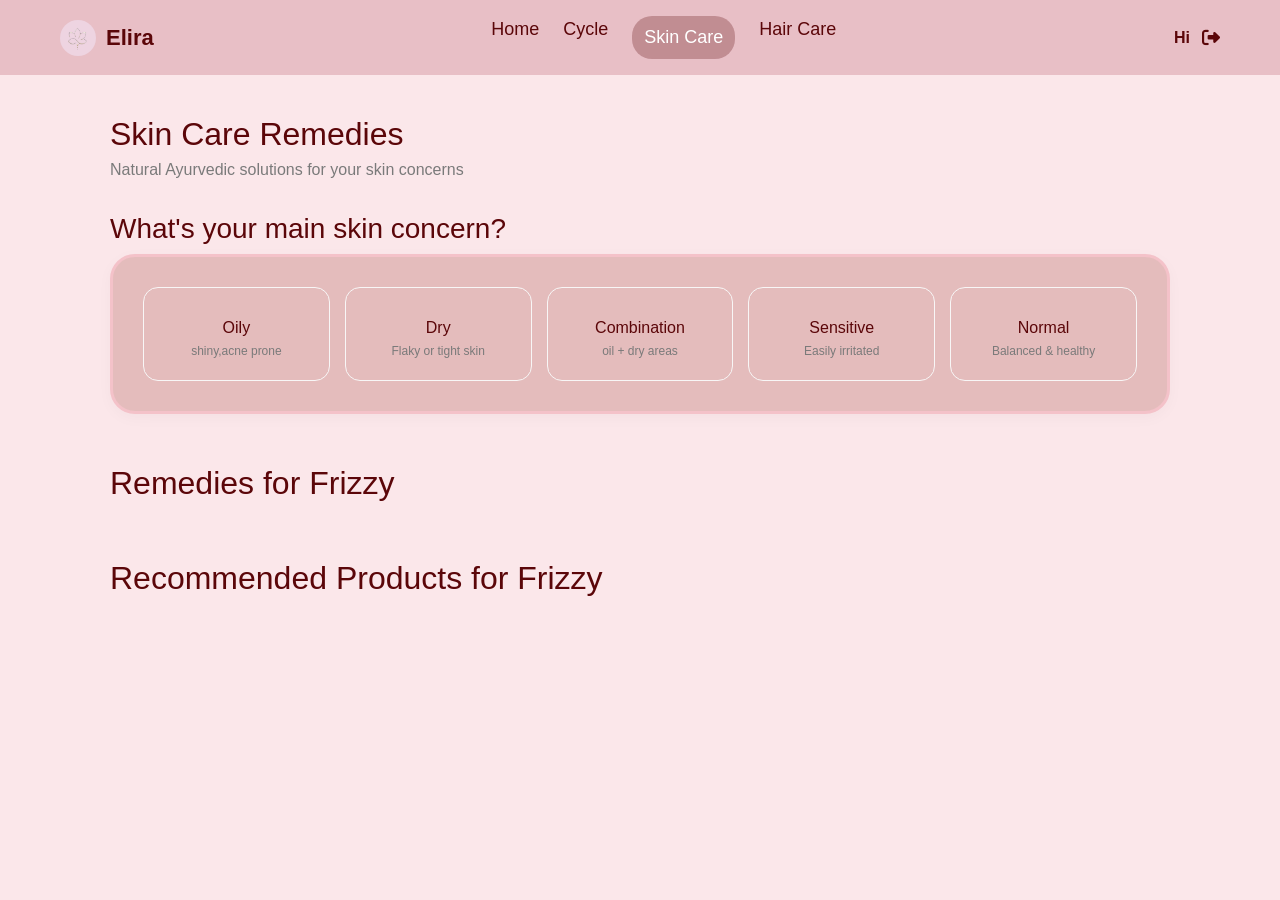
<file: personal care/skincare.html>
<!DOCTYPE html>
<html lang="en">
  <head>
    <meta charset="UTF-8" />
    <meta name="viewport" content="width=device-width, initial-scale=1.0" />
    <title>Hair Care </title>
    <link
      href="https://cdn.jsdelivr.net/npm/bootstrap@5.3.2/dist/css/bootstrap.min.css"
      rel="stylesheet"
    />
    <link rel="stylesheet" href="https://cdnjs.cloudflare.com/ajax/libs/font-awesome/6.4.0/css/all.min.css"/>
    <link rel="stylesheet" href="common.css">
   


    <style>
      :root {
        --primary-pink: #fdf2f4;
        --accent-pink: #f8d7da;
        --border-pink: #f4c2c9;
        --text-dark: #4a2c2a;
        --text-light: #7a7a7a;
        --white: #ffffff;
      }

      /* Main Content */
      .container {
        max-width: 1100px;
        margin: 40px auto;
        padding: 0 20px;
      }
      .hero h1 {
        font-size: 32px;
        margin-bottom: 5px;
      }
      .hero p {
        color: var(--text-light);
        margin-bottom: 30px;
      }

      /* Concern Cards */
      .concern-grid {
        display: grid;
        grid-template-columns: repeat(auto-fit, minmax(150px, 1fr));
        gap: 15px;
        background: rgb(228, 188, 188);
        padding: 30px;
        border-radius: 25px;
        box-shadow: 0 4px 15px rgba(0, 0, 0, 0.03);
        border: #f4c2c9 solid ;
      }

      .concern-card {
        border: 1px solid #f8f6f6;
        padding: 20px;
        border-radius: 15px;
        text-align: center;
        cursor: pointer;
        transition: all 0.3s ease;
      }

      .concern-card:hover {
        transform: translateY(-5px);
      }
      .concern-card.active {
        border: 2px solid var(--border-pink);
        background: #fffcfd;
      }

     
      .concern-card h4 {
        margin: 10px 0 5px;
        font-size: 16px;
      }
      .concern-card p {
        font-size: 12px;
        color: var(--text-light);
        margin: 0;
      }

      /* Recipe Section */
      .remedy-section {
        margin-top: 50px;
      }
      .recipe-grid {
       display: grid;
       grid-template-columns: repeat(2, 1fr); /* 2 items per row */
       gap: 24px;
}


      .product-grid {
       display: grid;
       grid-template-columns: repeat(2, 1fr); /* 2 items per row */
       gap: 24px;
      }


      .recipe-card {
        background: white;
        padding: 25px;
        border-radius: 20px;
        box-shadow: 0 4px 10px rgba(0, 0, 0, 0.02);
        position: relative;
        border: #510606 solid 0.3px;
      }

      .tag {
        display: inline-block;
        background: #f3ebff;
        color: #6f42c1;
        padding: 5px 12px;
        border-radius: 15px;
        font-size: 12px;
        margin-top: 15px;
      }


    </style>
  </head>
  <body>
   
<header class="navbar">
    <div class="logo">
        <img src="elira-logo1.jpg" alt="Elira Logo">
        <span>Elira</span>
    </div>

    <nav class="nav-links">
        <a href="home.html">Home</a>
        <a href="period.html">Cycle</a>
        <a href="skincare.html" id="selected">Skin Care</a>
        <a href="haircare.html">Hair Care</a>
    </nav>
     <div class="user-box">
  <span id="userName"><b>Hi</b></span>
  <i class="fa-solid fa-right-from-bracket logout-icon" onclick="logout()"></i>
</div>

<script src="commmon.js"></script>

</header>

    <main class="container">
      <section class="hero">
        <h1>Skin Care Remedies </h1>
        <p>Natural Ayurvedic solutions for your skin concerns</p>
      </section>

      <section class="concern-section">
        <h3>What's your main skin concern?</h3>
        <div class="concern-grid" id="concernGrid">
          <div class="concern-card" data-type="oily">
     
            <h4>Oily </h4>
            <p>shiny,acne prone</p>
          </div>
          <div class="concern-card" data-type="dry">
            
            <h4>Dry</h4>
            <p>Flaky or tight skin</p>
          </div>
          <div class="concern-card" data-type="combination">
          
            <h4>Combination</h4>
            <p>oil + dry areas </p>
          </div>
          <div class="concern-card" data-type="sensitive">
          
            <h4>Sensitive</h4>
            <p>Easily irritated</p>
          </div>
        
          <div class="concern-card" data-type="normal">
            <h4>Normal</h4>
            <p>Balanced & healthy</p>
          </div>
        </div>
      </section>

      <section class="remedy-section">
        <h2 id="remedyTitle">Remedies for Frizzy</h2>
        <div class="recipe-grid" id="recipeContainer"></div>
      </section>
      <section class="product-section mt-5">
        <h2 id="productTitle">Recommended Products for Frizzy</h2>
        <div class="product-grid" id="productContainer">
          <!-- Products will appear here dynamically -->
        </div>
      </section>
    </main>

    <script>
      const remedies = {

        oily: [
      {
        title: "Multani Mitti Face Pack",
        ingredients: "Multani mitti, rose water",
        how: "Apply for 15 minutes and rinse",
        benefits: "Absorbs excess oil and clears pores",
        tag: "Oil Control"
      },
      {
        title: "Neem & Turmeric Pack",
        ingredients: "Neem powder, turmeric, water",
        how: "Apply weekly on clean skin",
        benefits: "Prevents acne and bacteria",
        tag: "Acne Care"
      }
    ],

    dry: [
      {
        title: "Honey & Milk Mask",
        ingredients: "Raw honey, milk",
        how: "Apply for 20 minutes",
        benefits: "Deeply moisturizes skin",
        tag: "Hydration"
      },
      {
        title: "Aloe Vera Gel",
        ingredients: "Fresh aloe gel",
        how: "Apply daily before bed",
        benefits: "Soothes dryness and repairs skin",
        tag: "Soothing"
      }
    ],

    combination: [
      {
        title: "Yogurt & Honey Mask",
        ingredients: "Curd, honey",
        how: "Apply for 15 minutes",
        benefits: "Balances oil and dryness",
        tag: "Skin Balance"
      },
      {
        title: "Rose Water Toner",
        ingredients: "Pure rose water",
        how: "Apply with cotton daily",
        benefits: "Refreshes and tightens pores",
        tag: "Toning"
      }
    ],

    sensitive: [
      {
        title: "Oatmeal & Milk Pack",
        ingredients: "Oats powder, milk",
        how: "Apply gently for 10 minutes",
        benefits: "Calms irritation",
        tag: "Gentle Care"
      },
      {
        title: "Cucumber Gel",
        ingredients: "Fresh cucumber paste",
        how: "Apply and rinse after 15 mins",
        benefits: "Reduces redness",
        tag: "Cooling"
      }
    ],

    normal: [
      {
        title: "Besan & Milk Pack",
        ingredients: "Gram flour, milk",
        how: "Apply weekly",
        benefits: "Maintains glow",
        tag: "Glow Boost"
      },
      {
        title: "Rose Water Mist",
        ingredients: "Rose water",
        how: "Spray daily",
        benefits: "Keeps skin fresh",
        tag: "Daily Care"
      }
    ],
      };

     const products = {
        oily: [
          {
            name: "Dot & Key Watermelon CTM Kit | Cleanser 100ml, Toner 150ml, Moisturizer 60ml | For Normal, Combination & Oily Skin | For Oil Free Glowing Skin Care",
            price: "₹854",
            img: "https://m.media-amazon.com/images/I/61zlZDzquLL._SX522_PIbundle-3,TopRight,0,0_AA522SH20_.jpg",
            link: "https://amzn.in/d/gONkb8U",
          },
        
          {
            name: "The Derma Co Oil-Free Daily Face Moisturizer | With Hyaluronic Acid, Ceramides & Multivitamins | For Non-Greasy & Hydrated Skin | Prolonged Moisturization | Strengthens Skin Barrier | 100 g",
            price: "₹313",
            img: "https://m.media-amazon.com/images/I/411cIM2TqCL._SX522_.jpg",
            link: "https://amzn.in/d/etJqf66",
          },

          {
            name : "Kakadu plum brightening lotion and moisturizer",
              price :"424",
              img:"https://images.openai.com/thumbnails/url/[base64]",
              link:"https://amzn.in/d/9cSz9kl",
          },

          {
            name :"Mamaearth Rice Face Wash",
            price :"176",
            img:"https://images.openai.com/thumbnails/url/[base64]",
            link:"https://amzn.in/d/7SVt7nL",

          },
        ],
        dry: [
          { name: "Aroma Magic Dry Skin Essentials Kit", 
            price: "₹198",
            img: "https://m.media-amazon.com/images/I/61RIpBHYRUL._SX522_PIbundle-4,TopRight,0,0_AA522SH20_.jpg" ,
            link:"https://amzn.in/d/ixweSPI"},

            { name : "Dot & Key watermelon CTM Kit ",
              price :"1,139",
              img:"https://images.openai.com/thumbnails/url/[base64]",
              link:"https://amzn.in/d/cileP6E",
            },

            {
              name : "Kakadu plum brightening lotion and moisturizer",
              price :"424",
              img:"https://images.openai.com/thumbnails/url/[base64]",
              link:"https://amzn.in/d/9cSz9kl",

            },

            {
              name : "Minimalist skincare kit",
              price :"1247",
              img:"https://images.openai.com/thumbnails/url/[base64]",
              link:"https://amzn.in/d/4Ayo4w2",

            },
        ],

        combination :[
          { name : "Dot & Key watermelon CTM Kit ",
              price :"1,139",
              img:"https://images.openai.com/thumbnails/url/[base64]",
              link:"https://amzn.in/d/cileP6E",
            },

            {
              name : "Kakadu plum brightening lotion and moisturizer",
              price :"424",
              img:"https://images.openai.com/thumbnails/url/[base64]",
              link:"https://amzn.in/d/9cSz9kl",

            },

            {
              name : "Minimalist skincare kit",
              price :"1247",
              img:"https://images.openai.com/thumbnails/url/[base64]",
              link:"https://amzn.in/d/4Ayo4w2",

            },

            {
              name  : "Skin care kit",
              price : "754",
              img:"https://images.openai.com/thumbnails/url/[base64]",
              link:"https://amzn.in/d/a2i43gH",
            },
        ],

        sensitive : [
          {
            name :"Cetaphil gentle cleanser & moisturizing lotion ",
            price :"922",
            img :"https://m.media-amazon.com/images/I/71e0Ycd6-HL._AC_UF1000%2C1000_QL80_.jpg",
            link : "https://amzn.in/d/fSChzma",
          },

          {
            name :"Plum 2% Niacinamide Rice Water Gel Cream Moisturizer",
            price :"167",
            img:"https://images.openai.com/thumbnails/url/[base64]",
            link : "https://amzn.in/d/7WvcSkk",
          },

          {
            name :"Mamaearth Rice Face Wash",
            price :"176",
            img:"https://images.openai.com/thumbnails/url/[base64]" ,
            link:"https://amzn.in/d/7SVt7nL",

          },

          {
            name : "Dot & Key watermelon CTM Kit ",
              price :"1,139",
              img:"https://images.openai.com/thumbnails/url/[base64]",
              link:"https://amzn.in/d/cileP6E",
          },

        ],

        normal : [
          {
             name : "Dot & Key watermelon CTM Kit ",
              price :"1,139",
              img:"https://images.openai.com/thumbnails/url/[base64]",
              link:"https://amzn.in/d/cileP6E",
          },

          {
             name :"Cetaphil gentle cleanser & moisturizing lotion ",
            price :"922",
            img :"https://m.media-amazon.com/images/I/71e0Ycd6-HL._AC_UF1000%2C1000_QL80_.jpg",
            link : "https://amzn.in/d/fSChzma",
          },

          {
            name : "Kakadu plum brightening lotion and moisturizer",
              price :"424",
              img:"https://images.openai.com/thumbnails/url/[base64]",
              link:"https://amzn.in/d/9cSz9kl",
          },

          {
            name :"Mamaearth Rice Face Wash",
            price :"176",
            img:"https://images.openai.com/thumbnails/url/[base64]",
            link:"https://amzn.in/d/7SVt7nL",

          },
        ]
        
        
      };

      const productContainer = document.getElementById("productContainer");
      const productTitle = document.getElementById("productTitle");

      function renderProducts(type) {
        productContainer.innerHTML = "";
        productTitle.textContent = `Recommended Products for ${
          type.charAt(0).toUpperCase() + type.slice(1)
        }`;

        products[type].forEach((product) => {
          productContainer.innerHTML += `
      <div class="col">
        <div class="card mb-3" style="max-width: 540px;">
          <div class="row g-0">
            <div class="col-md-4">
              <img src="${product.img}" class="img-fluid rounded-start" alt="${product.name}">
            </div>
            <div class="col-md-8">
              <div class="card-body">
                <h5 class="card-title">${product.name}</h5>
                <p class="card-text"><strong>${product.price}</strong></p>
                <a href="${product.link}" target="_blank" class="btn btn-sm btn-primary">Buy Now</a>
              </div>
            </div>
          </div>
        </div>
      </div>
    `;
        });
      }

      const cards = document.querySelectorAll(".concern-card");
      const recipeContainer = document.getElementById("recipeContainer");
      const remedyTitle = document.getElementById("remedyTitle");

      function renderRecipes(type) {
        recipeContainer.innerHTML = "";
        remedyTitle.textContent = `Remedies for ${
          type.charAt(0).toUpperCase() + type.slice(1)
        }`;

        remedies[type].forEach((recipe) => {
          recipeContainer.innerHTML += `
      <div class="recipe-card">
        <h3>${recipe.title}</h3>
        <p><strong>Ingredients:</strong> ${recipe.ingredients}</p>
        <p><strong>How to use:</strong> ${recipe.howToUse}</p>
        <p><strong>Benefits:</strong> ${recipe.benefits}</p>
        <span class="tag"> ${recipe.tag}</span>
      </div>
    `;
        });
      }

      cards.forEach((card) => {
        card.addEventListener("click", () => {
          cards.forEach((c) => c.classList.remove("active"));
          card.classList.add("active");

          const type = card.dataset.type;
          renderRecipes(type);
          renderProducts(type);
        });
      });

      // Load default (Frizzy)
      renderRecipes("frizzy");


    </script>
  </body>
</html>
</file>
<file: personal care/common.css>
body {
  font-family: "Segoe UI", Tahoma, Geneva, Verdana, sans-serif;
  background-color: #f9d9de9f;
  color: #5b0609;
  margin: 0;
}

a {
  text-decoration: none;
  color: #5b0609;
}

.navbar {
  display: flex;
  justify-content: space-between;
  align-items: center;
  padding: 16px 60px;
  background: #e8bfc6;
}

.logo {
  display: flex;
  align-items: center;
  gap: 10px;
}

.logo img {
  width: 36px;
  height: 36px;
  border-radius: 50%;
}

.logo span {
  font-size: 22px;
  font-weight: bold;
}

.nav-links {
  display: flex;
  gap: 24px;
}

.nav-links a {
  font-size: 18px;
  transition:all 0.3s ease-in;
}

.nav-links a:hover {
  font-size:20px;
  color: white;
}

.user-box {
  display: flex;
  align-items: center;
  gap: 12px;
}

.logout-icon {
  cursor: pointer;
  font-size: 18px;
}

footer {
  text-align: center;
  margin: 60px 0 20px;
}

#selected{
  color: white;
  font-size: 18px;
  background-color: rgba(105, 25, 28, 0.3);
  padding: 8px 12px;
  border-radius: 20px;
}
</file>
